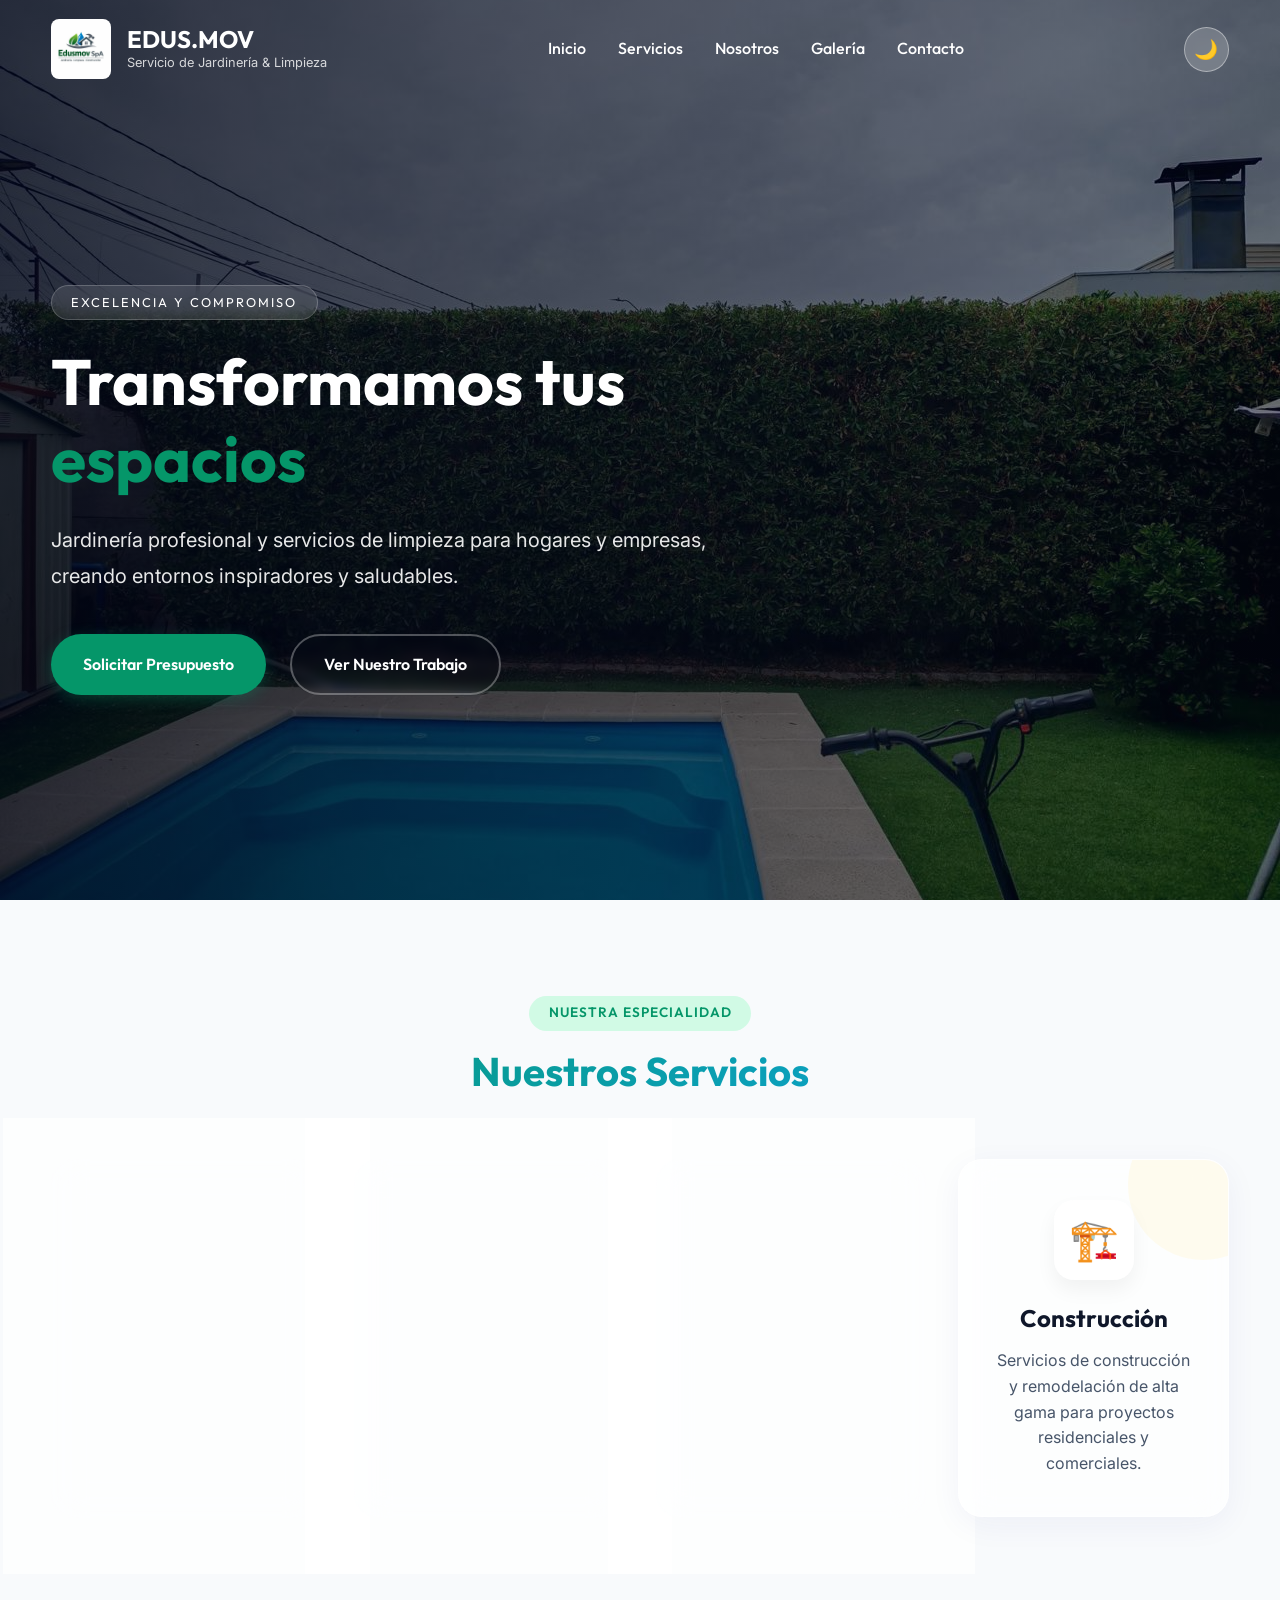
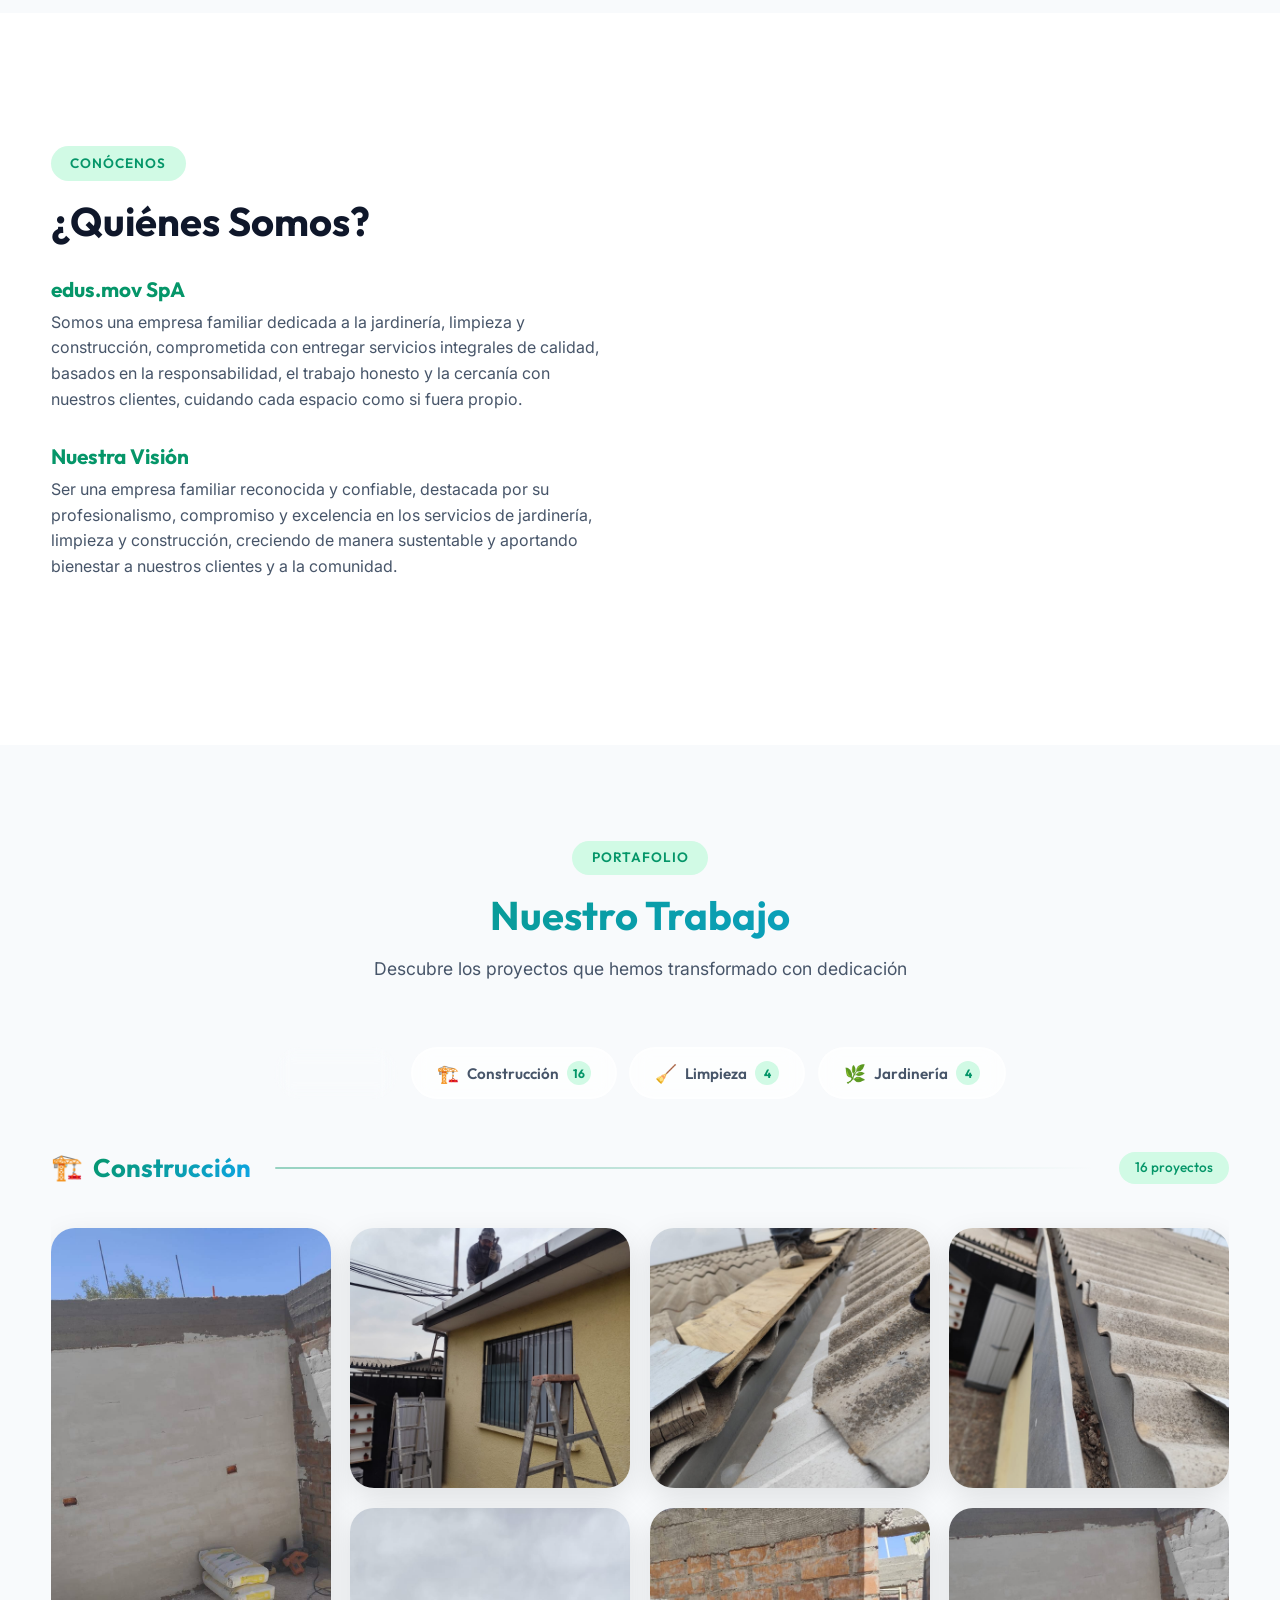
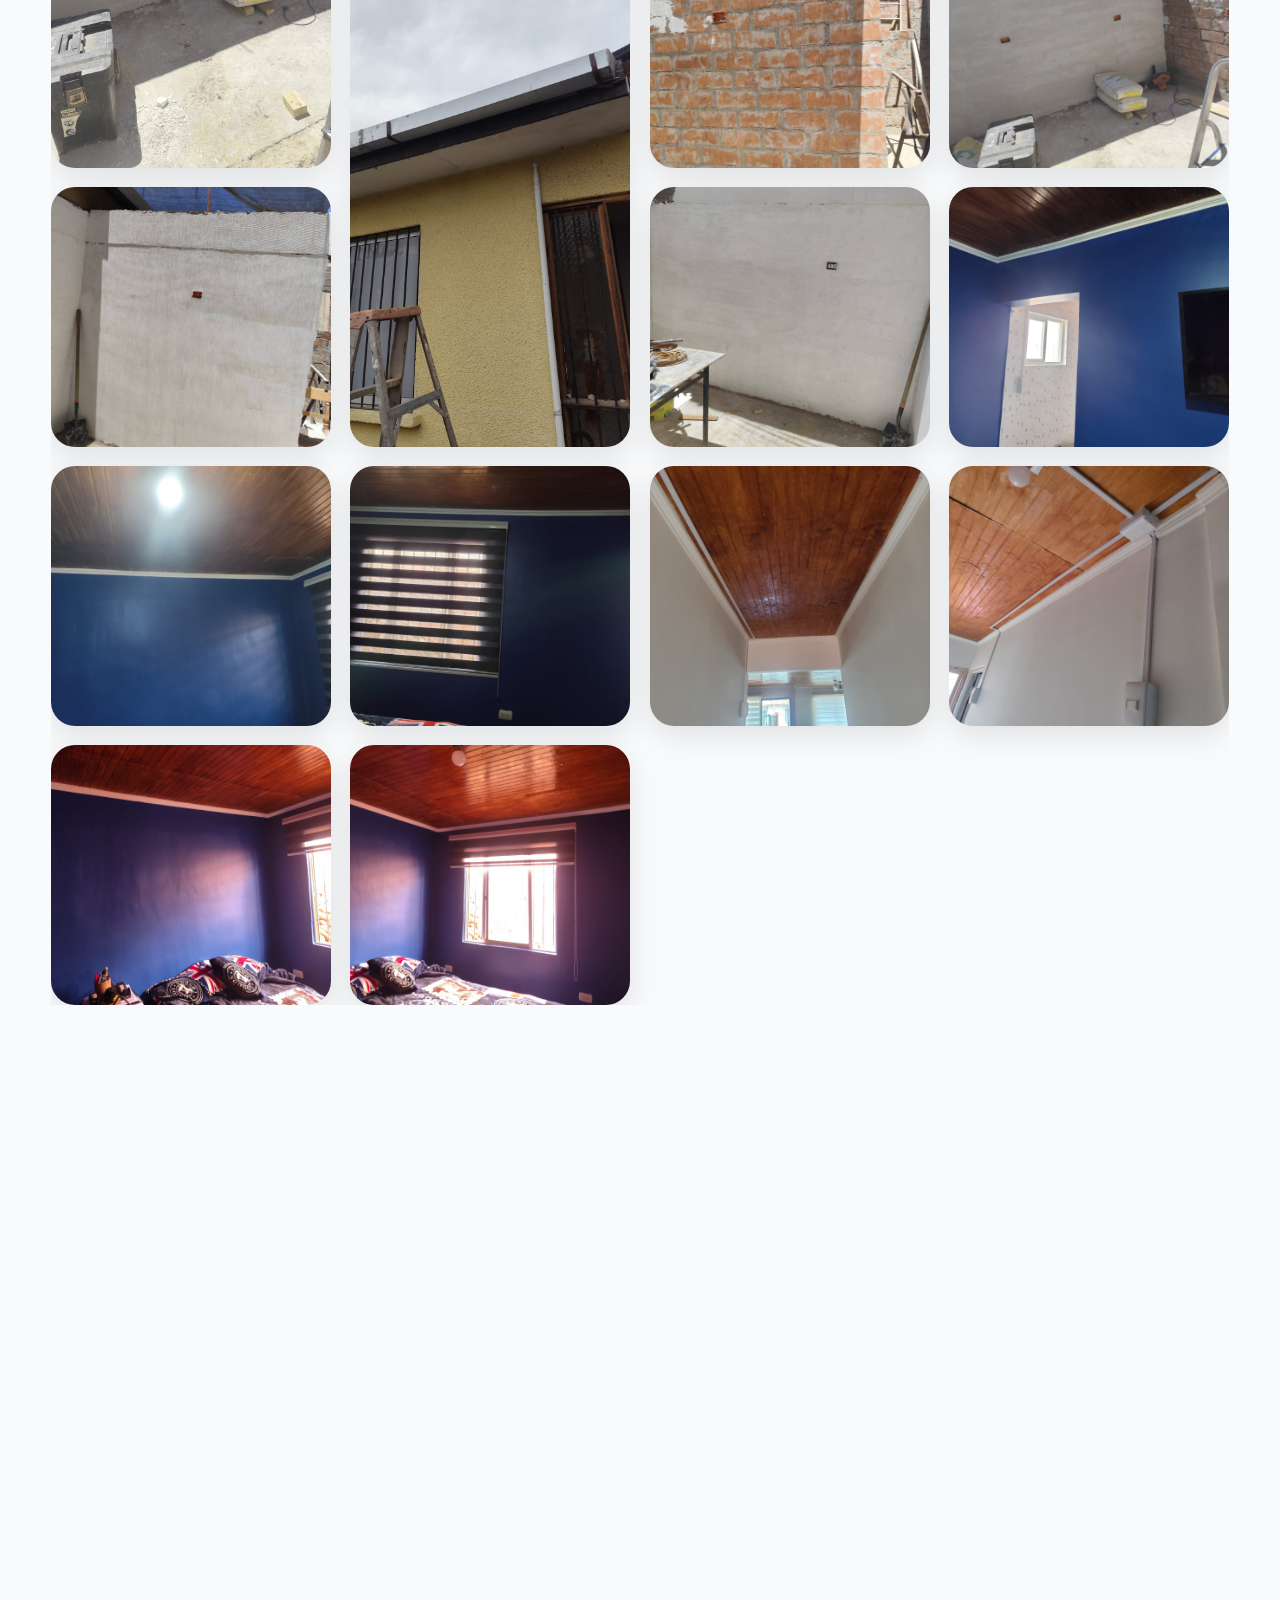
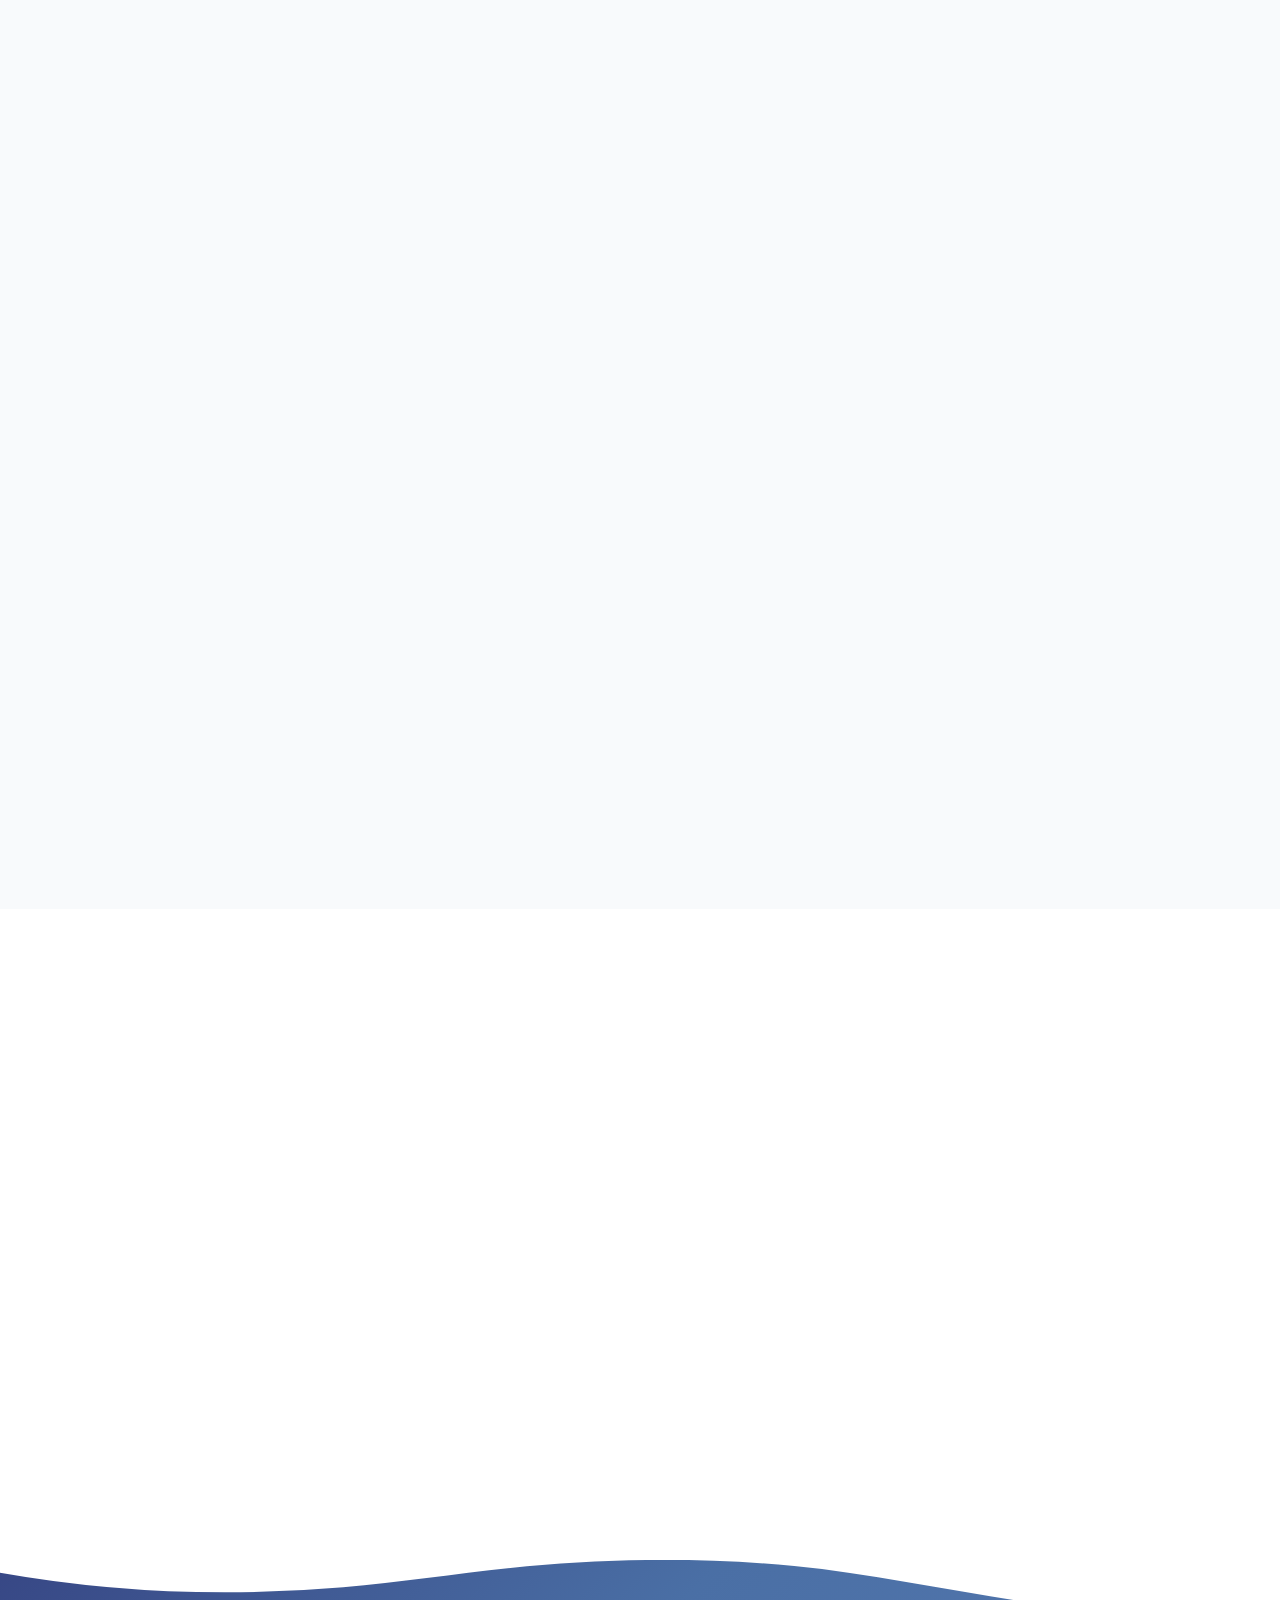
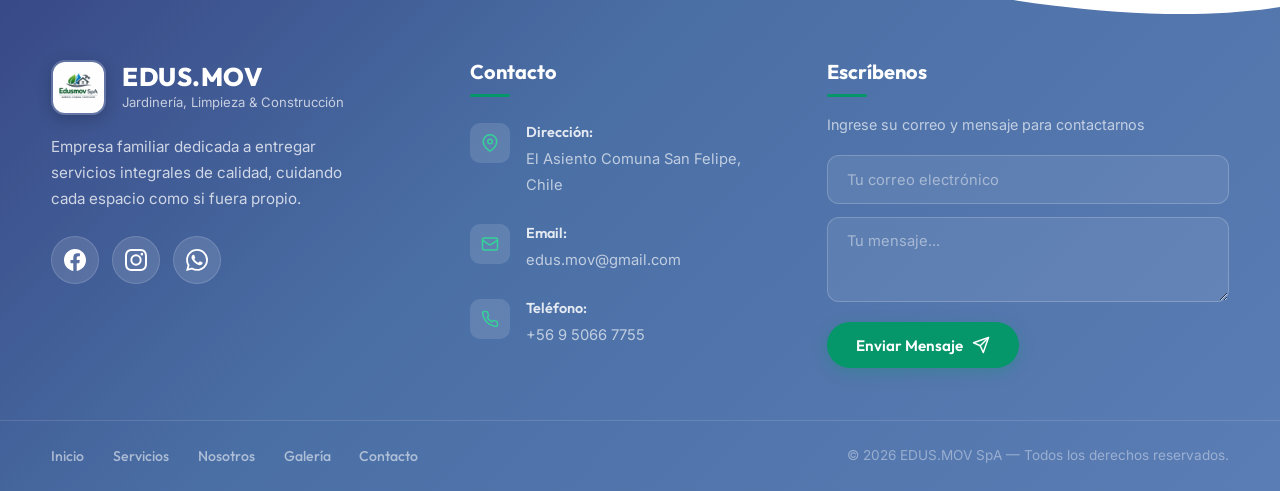
<file: index.html>
<!DOCTYPE html>
<html lang="es">

<head>
    <meta charset="UTF-8">
    <meta name="viewport" content="width=device-width, initial-scale=1.0">
    <title>EDUS.MOV - Servicio de Jardinería & Limpieza</title>
    <!-- Google Fonts -->
    <link rel="preconnect" href="https://fonts.googleapis.com">
    <link rel="preconnect" href="https://fonts.gstatic.com" crossorigin>
    <link
        href="https://fonts.googleapis.com/css2?family=Inter:wght@300;400;500;600&family=Outfit:wght@300;400;600;700;800&display=swap"
        rel="stylesheet">
    <link rel="stylesheet" href="css/style.css">
</head>

<body>

    <!-- Header Estático/Glassmorphism -->
    <header id="main-header">
        <div class="container header-content">
            <div class="logo">
                <img src="images/jadineria2.JPG" alt="EDUS.MOV Logo" class="logo-img">
                <div class="logo-text">
                    <h1>EDUS.MOV</h1>
                    <p>Servicio de Jardinería & Limpieza</p>
                </div>
            </div>

            <!-- Toggle Menu para Móviles -->
            <div class="mobile-toggle" id="mobile-toggle">
                <span></span>
                <span></span>
                <span></span>
            </div>

            <nav id="main-nav">
                <ul>
                    <li><a href="#inicio">Inicio</a></li>
                    <li><a href="#servicios">Servicios</a></li>
                    <li><a href="#nosotros">Nosotros</a></li>
                    <li><a href="#galeria">Galería</a></li>
                    <li><a href="#contacto">Contacto</a></li>
                </ul>
            </nav>
            <button id="dark-mode-toggle" class="dark-mode-toggle" aria-label="Alternar modo oscuro">
                <span class="toggle-icon">🌙</span>
            </button>
        </div>
    </header>

    <!-- Hero Section Premium -->
    <section id="inicio" class="hero premium-hero">
        <div class="hero-bg-overlay"></div>
        <!-- Imagen de fondo se manejará mediante CSS background en .hero o dentro de un div -->
        <div class="container hero-container">
            <div class="hero-content fade-up-anim">
                <span class="hero-subtitle">Excelencia y Compromiso</span>
                <h2>Transformamos tus <span>espacios</span></h2>
                <p>Jardinería profesional y servicios de limpieza para hogares y empresas, creando entornos inspiradores
                    y saludables.</p>
                <div class="hero-buttons">
                    <a href="#contacto" class="btn btn-primary">Solicitar Presupuesto</a>
                    <a href="#galeria" class="btn btn-secondary">Ver Nuestro Trabajo</a>
                </div>
            </div>
        </div>
    </section>

    <!-- Sección Servicios -->
    <section id="servicios" class="servicios section-padding">
        <div class="container">
            <div class="section-title fade-up-anim">
                <span class="badge">Nuestra Especialidad</span>
                <h2>Nuestros Servicios</h2>
            </div>

            <div class="servicios-grid">
                <div class="servicio-card glass-card fade-up-anim">
                    <div class="servicio-icon-wrapper">
                        <div class="servicio-icon">🌿</div>
                    </div>
                    <h3>Jardinería</h3>
                    <p>Diseño, mantenimiento y cuidado de jardines residenciales y comerciales con un enfoque
                        sostenible.</p>
                </div>

                <div class="servicio-card glass-card fade-up-anim" style="transition-delay: 100ms;">
                    <div class="servicio-icon-wrapper">
                        <div class="servicio-icon">🧹</div>
                    </div>
                    <h3>Limpieza</h3>
                    <p>Servicios de limpieza profunda para hogares, oficinas y espacios comerciales asegurando higiene
                        total.</p>
                </div>

                <div class="servicio-card glass-card fade-up-anim" style="transition-delay: 200ms;">
                    <div class="servicio-icon-wrapper">
                        <div class="servicio-icon">🌳</div>
                    </div>
                    <h3>Paisajismo</h3>
                    <p>Diseño e implementación de proyectos de paisajismo, transformando terrenos en áreas naturales
                        bellas.</p>
                </div>

                <div class="servicio-card construccion glass-card fade-up-anim" style="transition-delay: 300ms;">
                    <div class="servicio-icon-wrapper">
                        <div class="servicio-icon">🏗️</div>
                    </div>
                    <h3>Construcción</h3>
                    <p>Servicios de construcción y remodelación de alta gama para proyectos residenciales y comerciales.
                    </p>
                </div>
            </div>
        </div>
    </section>

    <!-- Sección Nosotros -->
    <section id="nosotros" class="nosotros section-padding section-alt">
        <div class="container">
            <div class="nosotros-layout">
                <div class="nosotros-text fade-up-anim">
                    <span class="badge">Conócenos</span>
                    <h2>¿Quiénes Somos?</h2>

                    <div class="nosotros-item">
                        <h3>edus.mov SpA</h3>
                        <p>Somos una empresa familiar dedicada a la jardinería, limpieza y construcción, comprometida
                            con entregar servicios integrales de calidad, basados en la responsabilidad, el trabajo
                            honesto y la cercanía con nuestros clientes, cuidando cada espacio como si fuera propio.</p>
                    </div>

                    <div class="nosotros-item">
                        <h3>Nuestra Visión</h3>
                        <p>Ser una empresa familiar reconocida y confiable, destacada por su profesionalismo, compromiso
                            y excelencia en los servicios de jardinería, limpieza y construcción, creciendo de manera
                            sustentable y aportando bienestar a nuestros clientes y a la comunidad.</p>
                    </div>
                </div>

                <div class="nosotros-valores fade-up-anim" style="transition-delay: 200ms;">
                    <div class="valores-card glass-card">
                        <h3>Nuestros Valores</h3>
                        <ul class="valores-lista">
                            <li>
                                <div class="valor-icon">🤝</div>
                                <div class="valor-text">
                                    <strong>Compromiso familiar:</strong>
                                    <span>Trabajamos con dedicación, responsabilidad y vocación.</span>
                                </div>
                            </li>
                            <li>
                                <div class="valor-icon">🛡️</div>
                                <div class="valor-text">
                                    <strong>Honestidad y confianza:</strong>
                                    <span>Transparencia en cada relación y cada proyecto.</span>
                                </div>
                            </li>
                            <li>
                                <div class="valor-icon">⭐</div>
                                <div class="valor-text">
                                    <strong>Calidad en el trabajo:</strong>
                                    <span>Entregamos servicios bien hechos, cuidando cada detalle.</span>
                                </div>
                            </li>
                            <li>
                                <div class="valor-icon">🌍</div>
                                <div class="valor-text">
                                    <strong>Respeto y responsabilidad:</strong>
                                    <span>Cuidamos a las personas y al medio entorno.</span>
                                </div>
                            </li>
                        </ul>
                    </div>
                </div>
            </div>
        </div>
    </section>

    <!-- Sección Galería -->
    <section id="galeria" class="galeria section-padding">
        <div class="container">
            <div class="section-title fade-up-anim">
                <span class="badge">Portafolio</span>
                <h2>Nuestro Trabajo</h2>
                <p>Descubre los proyectos que hemos transformado con dedicación</p>
            </div>

            <!-- Filtros de Categoría -->
            <div class="galeria-filtros fade-up-anim">
                <button class="filtro-btn active" data-filter="todos">
                    <span class="filtro-icon">📋</span>
                    <span>Todos</span>
                </button>
                <button class="filtro-btn" data-filter="construccion">
                    <span class="filtro-icon">🏗️</span>
                    <span>Construcción</span>
                    <span class="filtro-count">16</span>
                </button>
                <button class="filtro-btn" data-filter="limpieza">
                    <span class="filtro-icon">🧹</span>
                    <span>Limpieza</span>
                    <span class="filtro-count">4</span>
                </button>
                <button class="filtro-btn" data-filter="jardineria">
                    <span class="filtro-icon">🌿</span>
                    <span>Jardinería</span>
                    <span class="filtro-count">4</span>
                </button>
            </div>

            <!-- ============================================
             CATEGORÍA: CONSTRUCCIÓN
             ============================================ -->
            <div class="galeria-categoria fade-up-anim" data-category-section="construccion">
                <div class="categoria-header">
                    <div class="categoria-titulo">
                        <span class="categoria-icon">🏗️</span>
                        <h3>Construcción</h3>
                    </div>
                    <span class="categoria-linea"></span>
                    <span class="categoria-count">16 proyectos</span>
                </div>
                <div class="galeria-masonry">
                    <div class="galeria-item" data-category="construccion">
                        <img src="images/construccion.jpg" alt="Proyecto de Construcción" class="galeria-img"
                            loading="lazy">
                        <div class="galeria-overlay">
                            <div class="overlay-content">
                                <span class="tag tag-construccion">Construcción</span>
                                <h3>Proyecto Principal</h3>
                            </div>
                        </div>
                    </div>
                    <div class="galeria-item" data-category="construccion">
                        <img src="images/construccion1.PNG.jpeg" alt="Construcción - Obra 1" class="galeria-img"
                            loading="lazy">
                        <div class="galeria-overlay">
                            <div class="overlay-content">
                                <span class="tag tag-construccion">Construcción</span>
                                <h3>Obra en Proceso</h3>
                            </div>
                        </div>
                    </div>
                    <div class="galeria-item" data-category="construccion">
                        <img src="images/construccion2.PNG.jpeg" alt="Construcción - Obra 2" class="galeria-img"
                            loading="lazy">
                        <div class="galeria-overlay">
                            <div class="overlay-content">
                                <span class="tag tag-construccion">Construcción</span>
                                <h3>Avance de Obra</h3>
                            </div>
                        </div>
                    </div>
                    <div class="galeria-item" data-category="construccion">
                        <img src="images/construccion3.PNG.jpeg" alt="Construcción - Obra 3" class="galeria-img"
                            loading="lazy">
                        <div class="galeria-overlay">
                            <div class="overlay-content">
                                <span class="tag tag-construccion">Construcción</span>
                                <h3>Estructura y Diseño</h3>
                            </div>
                        </div>
                    </div>
                    <div class="galeria-item" data-category="construccion">
                        <img src="images/construccion4.PNG.jpeg" alt="Construcción - Obra 4" class="galeria-img"
                            loading="lazy">
                        <div class="galeria-overlay">
                            <div class="overlay-content">
                                <span class="tag tag-construccion">Construcción</span>
                                <h3>Remodelación</h3>
                            </div>
                        </div>
                    </div>
                    <div class="galeria-item" data-category="construccion">
                        <img src="images/construccion5.PNG.jpeg" alt="Construcción - Obra 5" class="galeria-img"
                            loading="lazy">
                        <div class="galeria-overlay">
                            <div class="overlay-content">
                                <span class="tag tag-construccion">Construcción</span>
                                <h3>Proyecto Residencial</h3>
                            </div>
                        </div>
                    </div>
                    <div class="galeria-item" data-category="construccion">
                        <img src="images/construccion6.PNG.jpeg" alt="Construcción - Obra 6" class="galeria-img"
                            loading="lazy">
                        <div class="galeria-overlay">
                            <div class="overlay-content">
                                <span class="tag tag-construccion">Construcción</span>
                                <h3>Detalle de Obra</h3>
                            </div>
                        </div>
                    </div>
                    <div class="galeria-item" data-category="construccion">
                        <img src="images/construccion7.PNG.jpeg" alt="Construcción - Obra 7" class="galeria-img"
                            loading="lazy">
                        <div class="galeria-overlay">
                            <div class="overlay-content">
                                <span class="tag tag-construccion">Construcción</span>
                                <h3>Acabados de Calidad</h3>
                            </div>
                        </div>
                    </div>
                    <div class="galeria-item" data-category="construccion">
                        <img src="images/construccion8.PNG.jpeg" alt="Construcción - Obra 8" class="galeria-img"
                            loading="lazy">
                        <div class="galeria-overlay">
                            <div class="overlay-content">
                                <span class="tag tag-construccion">Construcción</span>
                                <h3>Trabajo Profesional</h3>
                            </div>
                        </div>
                    </div>
                    <div class="galeria-item" data-category="construccion">
                        <img src="images/construccion9.PNG.jpeg" alt="Construcción - Obra 9" class="galeria-img"
                            loading="lazy">
                        <div class="galeria-overlay">
                            <div class="overlay-content">
                                <span class="tag tag-construccion">Construcción</span>
                                <h3>Infraestructura</h3>
                            </div>
                        </div>
                    </div>
                    <div class="galeria-item" data-category="construccion">
                        <img src="images/construccion10.PNG.jpeg" alt="Construcción - Obra 10" class="galeria-img"
                            loading="lazy">
                        <div class="galeria-overlay">
                            <div class="overlay-content">
                                <span class="tag tag-construccion">Construcción</span>
                                <h3>Desarrollo de Proyecto</h3>
                            </div>
                        </div>
                    </div>
                    <div class="galeria-item" data-category="construccion">
                        <img src="images/construccion11.PNG.jpeg" alt="Construcción - Obra 11" class="galeria-img"
                            loading="lazy">
                        <div class="galeria-overlay">
                            <div class="overlay-content">
                                <span class="tag tag-construccion">Construcción</span>
                                <h3>Construcción Segura</h3>
                            </div>
                        </div>
                    </div>
                    <div class="galeria-item" data-category="construccion">
                        <img src="images/construccion12.PNG.jpeg" alt="Construcción - Obra 12" class="galeria-img"
                            loading="lazy">
                        <div class="galeria-overlay">
                            <div class="overlay-content">
                                <span class="tag tag-construccion">Construcción</span>
                                <h3>Obra Terminada</h3>
                            </div>
                        </div>
                    </div>
                    <div class="galeria-item" data-category="construccion">
                        <img src="images/construccion13.PNG.jpeg" alt="Construcción - Obra 13" class="galeria-img"
                            loading="lazy">
                        <div class="galeria-overlay">
                            <div class="overlay-content">
                                <span class="tag tag-construccion">Construcción</span>
                                <h3>Resultado Final</h3>
                            </div>
                        </div>
                    </div>
                    <div class="galeria-item" data-category="construccion">
                        <img src="images/construccion14.PNG.jpeg" alt="Construcción - Obra 14" class="galeria-img"
                            loading="lazy">
                        <div class="galeria-overlay">
                            <div class="overlay-content">
                                <span class="tag tag-construccion">Construcción</span>
                                <h3>Proyecto Completado</h3>
                            </div>
                        </div>
                    </div>
                    <div class="galeria-item" data-category="construccion">
                        <img src="images/construccion15.PNG.jpeg" alt="Construcción - Obra 15" class="galeria-img"
                            loading="lazy">
                        <div class="galeria-overlay">
                            <div class="overlay-content">
                                <span class="tag tag-construccion">Construcción</span>
                                <h3>Excelencia en Obra</h3>
                            </div>
                        </div>
                    </div>
                </div>
            </div>

            <!-- ============================================
             CATEGORÍA: LIMPIEZA
             ============================================ -->
            <div class="galeria-categoria fade-up-anim" data-category-section="limpieza">
                <div class="categoria-header">
                    <div class="categoria-titulo">
                        <span class="categoria-icon">🧹</span>
                        <h3>Limpieza</h3>
                    </div>
                    <span class="categoria-linea"></span>
                    <span class="categoria-count">4 proyectos</span>
                </div>
                <div class="galeria-masonry">
                    <div class="galeria-item" data-category="limpieza">
                        <img src="images/limpieza1.PNG.jpeg" alt="Servicio de Limpieza 1" class="galeria-img"
                            loading="lazy">
                        <div class="galeria-overlay">
                            <div class="overlay-content">
                                <span class="tag tag-limpieza">Limpieza</span>
                                <h3>Limpieza Profesional</h3>
                            </div>
                        </div>
                    </div>
                    <div class="galeria-item" data-category="limpieza">
                        <img src="images/limpieza2.PNG.jpeg" alt="Servicio de Limpieza 2" class="galeria-img"
                            loading="lazy">
                        <div class="galeria-overlay">
                            <div class="overlay-content">
                                <span class="tag tag-limpieza">Limpieza</span>
                                <h3>Espacios Impecables</h3>
                            </div>
                        </div>
                    </div>
                    <div class="galeria-item" data-category="limpieza">
                        <img src="images/limpieza3.PNG.jpeg" alt="Servicio de Limpieza 3" class="galeria-img"
                            loading="lazy">
                        <div class="galeria-overlay">
                            <div class="overlay-content">
                                <span class="tag tag-limpieza">Limpieza</span>
                                <h3>Higiene Total</h3>
                            </div>
                        </div>
                    </div>
                    <div class="galeria-item" data-category="limpieza">
                        <img src="images/limpieza4.PNG.jpeg" alt="Servicio de Limpieza 4" class="galeria-img"
                            loading="lazy">
                        <div class="galeria-overlay">
                            <div class="overlay-content">
                                <span class="tag tag-limpieza">Limpieza</span>
                                <h3>Limpieza Profunda</h3>
                            </div>
                        </div>
                    </div>
                </div>
            </div>

            <!-- ============================================
             CATEGORÍA: JARDINERÍA
             ============================================ -->
            <div class="galeria-categoria fade-up-anim" data-category-section="jardineria">
                <div class="categoria-header">
                    <div class="categoria-titulo">
                        <span class="categoria-icon">🌿</span>
                        <h3>Jardinería</h3>
                    </div>
                    <span class="categoria-linea"></span>
                    <span class="categoria-count">4 proyectos</span>
                </div>
                <div class="galeria-masonry">
                    <div class="galeria-item" data-category="jardineria">
                        <img src="images/jardineria.jpg" alt="Jardinería Profesional" class="galeria-img"
                            loading="lazy">
                        <div class="galeria-overlay">
                            <div class="overlay-content">
                                <span class="tag tag-jardineria">Jardinería</span>
                                <h3>Espacios Verdes Impecables</h3>
                            </div>
                        </div>
                    </div>
                    <div class="galeria-item" data-category="jardineria">
                        <img src="images/jardineria1.jpg" alt="Mantenimiento de Jardines" class="galeria-img"
                            loading="lazy">
                        <div class="galeria-overlay">
                            <div class="overlay-content">
                                <span class="tag tag-jardineria">Jardinería</span>
                                <h3>Cuidado Profesional</h3>
                            </div>
                        </div>
                    </div>
                    <div class="galeria-item" data-category="jardineria">
                        <img src="images/jadineria2.JPG" alt="Diseño de Jardín" class="galeria-img" loading="lazy">
                        <div class="galeria-overlay">
                            <div class="overlay-content">
                                <span class="tag tag-jardineria">Jardinería</span>
                                <h3>Diseño de Jardín</h3>
                            </div>
                        </div>
                    </div>
                    <div class="galeria-item" data-category="jardineria">
                        <img src="images/jardineria3.jpg" alt="Paisajismo y Áreas Verdes" class="galeria-img"
                            loading="lazy">
                        <div class="galeria-overlay">
                            <div class="overlay-content">
                                <span class="tag tag-jardineria">Jardinería</span>
                                <h3>Áreas 100% Garantizadas</h3>
                            </div>
                        </div>
                    </div>
                </div>
            </div>

        </div>
    </section>

    <!-- Sección Contacto -->
    <section id="contacto" class="contacto section-padding section-alt">
        <div class="container container-narrow glass-card fade-up-anim">
            <div class="contacto-wrap">
                <div class="contacto-info text-center">
                    <span class="badge">Hablemos</span>
                    <h2>¡Contáctanos hoy mismo!</h2>
                    <p>Estamos listos para transformar tus espacios. Solicita un presupuesto sin compromiso con nuestros
                        expertos.</p>

                    <div class="contacto-datos-modern">
                        <a href="https://wa.me/56950667755" target="_blank" class="contacto-pill whatsapp-pill">
                            <span class="pill-icon"><svg xmlns="http://www.w3.org/0000/svg" width="24" height="24"
                                    viewBox="0 0 24 24" fill="none" stroke="currentColor" stroke-width="2"
                                    stroke-linecap="round" stroke-linejoin="round">
                                    <path
                                        d="M21 11.5a8.38 8.38 0 0 1-.9 3.8 8.5 8.5 0 0 1-7.6 4.7 8.38 8.38 0 0 1-3.8-.9L3 21l1.9-5.7a8.38 8.38 0 0 1-.9-3.8 8.5 8.5 0 0 1 4.7-7.6 8.38 8.38 0 0 1 3.8-.9h.5a8.48 8.48 0 0 1 8 8v.5z">
                                    </path>
                                </svg></span>
                            <div class="pill-text">
                                <small>Whatsapp Directo</small>
                                <strong>+56 9 5066 7755</strong>
                            </div>
                        </a>

                        <a href="mailto:edus.mov@gmail.com" class="contacto-pill email-pill">
                            <span class="pill-icon"><svg xmlns="http://www.w3.org/2000/svg" width="24" height="24"
                                    viewBox="0 0 24 24" fill="none" stroke="currentColor" stroke-width="2"
                                    stroke-linecap="round" stroke-linejoin="round">
                                    <rect x="2" y="4" width="20" height="16" rx="2"></rect>
                                    <path d="m22 7-8.97 5.7a1.94 1.94 0 0 1-2.06 0L2 7"></path>
                                </svg></span>
                            <div class="pill-text">
                                <small>Envíanos un correo</small>
                                <strong>edus.mov@gmail.com</strong>
                            </div>
                        </a>
                    </div>
                </div>
            </div>
        </div>
    </section>

    <!-- Footer Premium -->
    <footer class="main-footer" id="footer">
        <div class="footer-wave">
            <svg data-name="Layer 1" xmlns="http://www.w3.org/2000/svg" viewBox="0 0 1200 120"
                preserveAspectRatio="none">
                <path
                    d="M321.39,56.44c58-10.79,114.16-30.13,172-41.86,82.39-16.72,168.19-17.73,250.45-.39C823.78,31,906.67,72,985.66,92.83c70.05,18.48,146.53,26.09,214.34,3V0H0V27.35A600.21,600.21,0,0,0,321.39,56.44Z"
                    class="shape-fill"></path>
            </svg>
        </div>

        <div class="container footer-main-content">
            <!-- Columna Izquierda: Marca + Descripción + Redes -->
            <div class="footer-col footer-brand-col">
                <div class="footer-brand-header">
                    <img src="images/jadineria2.JPG" alt="EDUS.MOV Logo" class="footer-logo-img">
                    <div>
                        <h3 class="footer-brand-name">EDUS.MOV</h3>
                        <p class="footer-brand-tagline">Jardinería, Limpieza & Construcción</p>
                    </div>
                </div>
                <p class="footer-desc">Empresa familiar dedicada a entregar servicios integrales de calidad, cuidando
                    cada espacio como si fuera propio.</p>

                <!-- Redes Sociales -->
                <div class="footer-social">
                    <a href="https://www.facebook.com/share/1E8EA5FY36/?mibextid=wwXIfr" target="_blank"
                        rel="noopener noreferrer" class="social-icon-btn" aria-label="Facebook" id="social-facebook">
                        <svg xmlns="http://www.w3.org/2000/svg" width="22" height="22" viewBox="0 0 24 24"
                            fill="currentColor">
                            <path
                                d="M24 12.073c0-6.627-5.373-12-12-12s-12 5.373-12 12c0 5.99 4.388 10.954 10.125 11.854v-8.385H7.078v-3.47h3.047V9.43c0-3.007 1.792-4.669 4.533-4.669 1.312 0 2.686.235 2.686.235v2.953H15.83c-1.491 0-1.956.925-1.956 1.874v2.25h3.328l-.532 3.47h-2.796v8.385C19.612 23.027 24 18.062 24 12.073z" />
                        </svg>
                    </a>
                    <a href="https://www.instagram.com/edus.mov__spa?igsh=MTZtNDI0djJzN3ExNA==" target="_blank"
                        rel="noopener noreferrer" class="social-icon-btn" aria-label="Instagram" id="social-instagram">
                        <svg xmlns="http://www.w3.org/2000/svg" width="22" height="22" viewBox="0 0 24 24"
                            fill="currentColor">
                            <path
                                d="M12 2.163c3.204 0 3.584.012 4.85.07 3.252.148 4.771 1.691 4.919 4.919.058 1.265.069 1.645.069 4.849 0 3.205-.012 3.584-.069 4.849-.149 3.225-1.664 4.771-4.919 4.919-1.266.058-1.644.07-4.85.07-3.204 0-3.584-.012-4.849-.07-3.26-.149-4.771-1.699-4.919-4.92-.058-1.265-.07-1.644-.07-4.849 0-3.204.013-3.583.07-4.849.149-3.227 1.664-4.771 4.919-4.919 1.266-.057 1.645-.069 4.849-.069zM12 0C8.741 0 8.333.014 7.053.072 2.695.272.273 2.69.073 7.052.014 8.333 0 8.741 0 12c0 3.259.014 3.668.072 4.948.2 4.358 2.618 6.78 6.98 6.98C8.333 23.986 8.741 24 12 24c3.259 0 3.668-.014 4.948-.072 4.354-.2 6.782-2.618 6.979-6.98.059-1.28.073-1.689.073-4.948 0-3.259-.014-3.667-.072-4.947-.196-4.354-2.617-6.78-6.979-6.98C15.668.014 15.259 0 12 0zm0 5.838a6.162 6.162 0 100 12.324 6.162 6.162 0 000-12.324zM12 16a4 4 0 110-8 4 4 0 010 8zm6.406-11.845a1.44 1.44 0 100 2.881 1.44 1.44 0 000-2.881z" />
                        </svg>
                    </a>
                    <a href="https://wa.me/56950667755" target="_blank" rel="noopener noreferrer"
                        class="social-icon-btn" aria-label="WhatsApp" id="social-whatsapp">
                        <svg xmlns="http://www.w3.org/2000/svg" width="22" height="22" viewBox="0 0 24 24"
                            fill="currentColor">
                            <path
                                d="M17.472 14.382c-.297-.149-1.758-.867-2.03-.967-.273-.099-.471-.148-.67.15-.197.297-.767.966-.94 1.164-.173.199-.347.223-.644.075-.297-.15-1.255-.463-2.39-1.475-.883-.788-1.48-1.761-1.653-2.059-.173-.297-.018-.458.13-.606.134-.133.298-.347.446-.52.149-.174.198-.298.298-.497.099-.198.05-.371-.025-.52-.075-.149-.669-1.612-.916-2.207-.242-.579-.487-.5-.669-.51-.173-.008-.371-.01-.57-.01-.198 0-.52.074-.792.372-.272.297-1.04 1.016-1.04 2.479 0 1.462 1.065 2.875 1.213 3.074.149.198 2.096 3.2 5.077 4.487.709.306 1.262.489 1.694.625.712.227 1.36.195 1.871.118.571-.085 1.758-.719 2.006-1.413.248-.694.248-1.289.173-1.413-.074-.124-.272-.198-.57-.347m-5.421 7.403h-.004a9.87 9.87 0 01-5.031-1.378l-.361-.214-3.741.982.998-3.648-.235-.374a9.86 9.86 0 01-1.51-5.26c.001-5.45 4.436-9.884 9.888-9.884 2.64 0 5.122 1.03 6.988 2.898a9.825 9.825 0 012.893 6.994c-.003 5.45-4.437 9.884-9.885 9.884m8.413-18.297A11.815 11.815 0 0012.05 0C5.495 0 .16 5.335.157 11.892c0 2.096.547 4.142 1.588 5.945L.057 24l6.305-1.654a11.882 11.882 0 005.683 1.448h.005c6.554 0 11.89-5.335 11.893-11.893a11.821 11.821 0 00-3.48-8.413z" />
                        </svg>
                    </a>
                </div>
            </div>

            <!-- Columna Centro: Info de Contacto -->
            <div class="footer-col footer-info-col">
                <h4>Contacto</h4>
                <ul class="footer-contact-list">
                    <li>
                        <span class="footer-info-icon">
                            <svg xmlns="http://www.w3.org/2000/svg" width="18" height="18" viewBox="0 0 24 24"
                                fill="none" stroke="currentColor" stroke-width="2" stroke-linecap="round"
                                stroke-linejoin="round">
                                <path d="M21 10c0 7-9 13-9 13s-9-6-9-13a9 9 0 0 1 18 0z"></path>
                                <circle cx="12" cy="10" r="3"></circle>
                            </svg>
                        </span>
                        <div>
                            <strong>Dirección:</strong>
                            <span>El Asiento Comuna San Felipe, Chile</span>
                        </div>
                    </li>
                    <li>
                        <span class="footer-info-icon">
                            <svg xmlns="http://www.w3.org/2000/svg" width="18" height="18" viewBox="0 0 24 24"
                                fill="none" stroke="currentColor" stroke-width="2" stroke-linecap="round"
                                stroke-linejoin="round">
                                <rect x="2" y="4" width="20" height="16" rx="2"></rect>
                                <path d="m22 7-8.97 5.7a1.94 1.94 0 0 1-2.06 0L2 7"></path>
                            </svg>
                        </span>
                        <div>
                            <strong>Email:</strong>
                            <a href="mailto:edus.mov@gmail.com">edus.mov@gmail.com</a>
                        </div>
                    </li>
                    <li>
                        <span class="footer-info-icon">
                            <svg xmlns="http://www.w3.org/2000/svg" width="18" height="18" viewBox="0 0 24 24"
                                fill="none" stroke="currentColor" stroke-width="2" stroke-linecap="round"
                                stroke-linejoin="round">
                                <path
                                    d="M22 16.92v3a2 2 0 0 1-2.18 2 19.79 19.79 0 0 1-8.63-3.07 19.5 19.5 0 0 1-6-6 19.79 19.79 0 0 1-3.07-8.67A2 2 0 0 1 4.11 2h3a2 2 0 0 1 2 1.72c.127.96.361 1.903.7 2.81a2 2 0 0 1-.45 2.11L8.09 9.91a16 16 0 0 0 6 6l1.27-1.27a2 2 0 0 1 2.11-.45c.907.339 1.85.573 2.81.7A2 2 0 0 1 22 16.92z">
                                </path>
                            </svg>
                        </span>
                        <div>
                            <strong>Teléfono:</strong>
                            <a href="tel:+56950667755">+56 9 5066 7755</a>
                        </div>
                    </li>
                </ul>
            </div>

            <!-- Columna Derecha: Formulario de Contacto Rápido -->
            <div class="footer-col footer-form-col">
                <h4>Escríbenos</h4>
                <p class="footer-form-desc">Ingrese su correo y mensaje para contactarnos</p>
                <form class="footer-contact-form" id="footer-contact-form">
                    <div class="footer-form-group">
                        <input type="email" id="footer-email" placeholder="Tu correo electrónico" required>
                    </div>
                    <div class="footer-form-group">
                        <textarea id="footer-message" placeholder="Tu mensaje..." rows="3" required></textarea>
                    </div>
                    <button type="submit" class="footer-form-btn">
                        <span>Enviar Mensaje</span>
                        <svg xmlns="http://www.w3.org/2000/svg" width="18" height="18" viewBox="0 0 24 24" fill="none"
                            stroke="currentColor" stroke-width="2" stroke-linecap="round" stroke-linejoin="round">
                            <line x1="22" y1="2" x2="11" y2="13"></line>
                            <polygon points="22 2 15 22 11 13 2 9 22 2"></polygon>
                        </svg>
                    </button>
                </form>
            </div>
        </div>

        <!-- Línea separadora + enlaces rápidos + copyright -->
        <div class="footer-bottom-section">
            <div class="container">
                <div class="footer-bottom-content">
                    <div class="footer-bottom-links">
                        <a href="#inicio">Inicio</a>
                        <a href="#servicios">Servicios</a>
                        <a href="#nosotros">Nosotros</a>
                        <a href="#galeria">Galería</a>
                        <a href="#contacto">Contacto</a>
                    </div>
                    <p class="footer-copyright">&copy; 2026 EDUS.MOV SpA — Todos los derechos reservados.</p>
                </div>
            </div>
        </div>
    </footer>

    <script src="js/script.js"></script>

</body>

</html>
</file>
<file: css/style.css>
/* =========================================================================
   EDUS.MOV - ESTILOS PREMIUM
   ========================================================================= */

/* Reset & Variables */
* {
    margin: 0;
    padding: 0;
    box-sizing: border-box;
}

:root {
    /* Tipografías */
    --font-heading: 'Outfit', sans-serif;
    --font-body: 'Inter', sans-serif;
    
    /* Colores Claros (Modo Default) */
    --color-bg: #F8FAFC;         /* Gris muy claro, slate-50 */
    --color-bg-alt: #FFFFFF;     /* Blanco perla */
    --color-text: #0F172A;       /* Slate 900 */
    --color-text-mut: #475569;   /* Slate 600 */
    
    --color-primary: #059669;    /* Emerald 600 (Jardinería) */
    --color-primary-hover: #047857; 
    --color-primary-light: #D1FAE5; /* Fondo suave para iconos */
    
    --color-secondary: #D97706;  /* Amber 600 (Construcción) */
    --color-secondary-hover: #B45309;
    --color-secondary-light:#FEF3C7;
    
    /* Glassmorphism Clásico */
    --glass-bg: rgba(255, 255, 255, 0.7);
    --glass-border: rgba(255, 255, 255, 0.5);
    --glass-shadow: 0 8px 32px 0 rgba(31, 38, 135, 0.05);

    --radius-md: 16px;
    --radius-lg: 24px;
    --radius-pill: 50px;
    
    --transition: all 0.4s cubic-bezier(0.4, 0, 0.2, 1);
}

/* Modo Oscuro */
[data-theme="dark"] {
    --color-bg: #0B1120;         /* Fondo nocturno profundo */
    --color-bg-alt: #0F172A;     /* Slate 900 */
    --color-text: #F8FAFC;       /* Slate 50 */
    --color-text-mut: #94A3B8;   /* Slate 400 */
    
    --color-primary: #10B981;    /* Emerald 500 */
    --color-primary-hover: #34D399; 
    --color-primary-light: rgba(16, 185, 129, 0.15); /* Fondo suave en oscuro */
    
    --color-secondary: #F59E0B;  /* Amber 500 */
    --color-secondary-hover: #FBBF24;
    --color-secondary-light: rgba(245, 158, 11, 0.15);
    
    /* Glassmorphism Oscuro */
    --glass-bg: rgba(15, 23, 42, 0.7);
    --glass-border: rgba(255, 255, 255, 0.1);
    --glass-shadow: 0 8px 32px 0 rgba(0, 0, 0, 0.4);
}

html {
    scroll-behavior: smooth;
}

body {
    font-family: var(--font-body);
    color: var(--color-text);
    background-color: var(--color-bg);
    line-height: 1.6;
    transition: var(--transition);
    overflow-x: hidden;
}

h1, h2, h3, h4, h5, h6 {
    font-family: var(--font-heading);
    font-weight: 700;
    line-height: 1.2;
}

/* Utilitarios */
.container {
    width: 92%;
    max-width: 1200px;
    margin: 0 auto;
}

.container-narrow {
    max-width: 800px;
}

.section-padding {
    padding: 6rem 0;
}

.section-alt {
    background-color: var(--color-bg-alt);
}

.text-center {
    text-align: center;
}

.badge {
    display: inline-block;
    padding: 0.4rem 1.2rem;
    border-radius: var(--radius-pill);
    background-color: var(--color-primary-light);
    color: var(--color-primary);
    font-weight: 600;
    font-size: 0.85rem;
    text-transform: uppercase;
    letter-spacing: 1px;
    margin-bottom: 1rem;
    font-family: var(--font-heading);
}

.section-title {
    text-align: center;
    margin-bottom: 4rem;
}

.section-title h2 {
    font-size: 2.5rem;
    margin-bottom: 1rem;
    background: linear-gradient(135deg, var(--color-primary), #0ea5e9);
    background-clip: text;
    -webkit-background-clip: text;
    -webkit-text-fill-color: transparent;
}

.section-title p {
    color: var(--color-text-mut);
    font-size: 1.1rem;
    max-width: 600px;
    margin: 0 auto;
}

/* Botones */
.btn {
    display: inline-flex;
    align-items: center;
    justify-content: center;
    padding: 1rem 2rem;
    border-radius: var(--radius-pill);
    font-family: var(--font-heading);
    font-weight: 600;
    text-decoration: none;
    transition: var(--transition);
    cursor: pointer;
    border: none;
}

.btn-primary {
    background-color: var(--color-primary);
    color: #fff;
    box-shadow: 0 4px 15px rgba(5, 150, 105, 0.3);
}

.btn-primary:hover {
    background-color: var(--color-primary-hover);
    transform: translateY(-3px);
    box-shadow: 0 8px 25px rgba(5, 150, 105, 0.4);
}

.btn-secondary {
    background-color: transparent;
    color: #fff;
    border: 2px solid rgba(255,255,255,0.3);
    backdrop-filter: blur(5px);
}

.btn-secondary:hover {
    background-color: #fff;
    color: var(--color-text);
    transform: translateY(-3px);
}

/* Glass Card Globales */
.glass-card {
    background: var(--glass-bg);
    backdrop-filter: blur(16px);
    -webkit-backdrop-filter: blur(16px);
    border: 1px solid var(--glass-border);
    box-shadow: var(--glass-shadow);
    border-radius: var(--radius-lg);
    transition: var(--transition);
}

.glass-card:hover {
    transform: translateY(-8px);
    box-shadow: 0 15px 40px rgba(0,0,0,0.1);
}

[data-theme="dark"] .glass-card:hover {
    box-shadow: 0 15px 40px rgba(0,0,0,0.6);
}

/* =========================================================================
   HEADER & NAV
   ========================================================================= */
header {
    position: fixed;
    top: 0;
    left: 0;
    width: 100%;
    z-index: 1000;
    padding: 1.2rem 0;
    transition: var(--transition);
    /* Inicia transparente, JS añadirá la clase .scrolled */
}

header.scrolled {
    padding: 0.8rem 0;
    background: var(--glass-bg);
    backdrop-filter: blur(20px);
    border-bottom: 1px solid var(--glass-border);
    box-shadow: var(--glass-shadow);
}

.header-content {
    display: flex;
    justify-content: space-between;
    align-items: center;
}

.logo {
    display: flex;
    align-items: center;
    gap: 1rem;
}

.logo-img {
    height: 60px;
    width: auto;
    border-radius: 8px; /* Si la imagen es cuadrada */
    object-fit: contain;
}

.logo-text h1 {
    font-size: 1.5rem;
    color: white; /* Por defecto blanco sobre la imagen oscura */
    transition: color 0.3s;
}

.logo-text p {
    font-size: 0.8rem;
    color: rgba(255,255,255,0.8);
    margin: 0;
}

/* Cuando el header está scrolled o modo claro activo */
header.scrolled .logo-text h1,
[data-theme="light"] header.scrolled .logo-text h1 {
    color: var(--color-text);
}

header.scrolled .logo-text p {
    color: var(--color-text-mut);
}

nav ul {
    display: flex;
    gap: 2rem;
    list-style: none;
}

nav a {
    text-decoration: none;
    color: white;
    font-family: var(--font-heading);
    font-weight: 500;
    transition: var(--transition);
    position: relative;
}

nav a::after {
    content: '';
    position: absolute;
    width: 0%;
    height: 2px;
    bottom: -5px;
    left: 0;
    background-color: var(--color-primary);
    transition: width 0.3s ease;
}

nav a:hover::after {
    width: 100%;
}

header.scrolled nav a {
    color: var(--color-text);
}

/* Toggle Menu Móvil */
.mobile-toggle {
    display: none;
    flex-direction: column;
    gap: 5px;
    cursor: pointer;
    z-index: 1001;
}

.mobile-toggle span {
    width: 25px;
    height: 3px;
    background-color: white;
    transition: 0.3s;
}

header.scrolled .mobile-toggle span {
    background-color: var(--color-text);
}

/* Toggle Dark/Light Mode */
.dark-mode-toggle {
    background: rgba(255,255,255,0.2);
    border: 1px solid rgba(255,255,255,0.4);
    backdrop-filter: blur(5px);
    width: 45px;
    height: 45px;
    border-radius: 50%;
    display: flex;
    align-items: center;
    justify-content: center;
    cursor: pointer;
    transition: var(--transition);
    font-size: 1.2rem;
}

.dark-mode-toggle:hover {
    transform: scale(1.1) rotate(15deg);
    background: rgba(255,255,255,0.4);
}

header.scrolled .dark-mode-toggle {
    background: var(--color-bg);
    border-color: var(--glass-border);
}


/* =========================================================================
   HERO SECTION
   ========================================================================= */
.premium-hero {
    min-height: 100vh;
    display: flex;
    align-items: center;
    position: relative;
    /* Usa la imagen jardineria.jpg */
    background: url('../images/jardineria.jpg') center/cover no-repeat;
    color: white;
    padding-top: 80px; /* offset menu */
}

.hero-bg-overlay {
    position: absolute;
    top: 0;
    left: 0;
    width: 100%;
    height: 100%;
    background: linear-gradient(to right, rgba(2, 6, 23, 0.8) 0%, rgba(2, 6, 23, 0.5) 100%);
    z-index: 1;
}

.hero-container {
    position: relative;
    z-index: 2;
}

.hero-content {
    max-width: 700px;
}

.hero-subtitle {
    display: inline-block;
    padding: 0.4rem 1.2rem;
    border-radius: var(--radius-pill);
    background: rgba(255,255,255,0.1);
    backdrop-filter: blur(10px);
    border: 1px solid rgba(255,255,255,0.2);
    font-family: var(--font-heading);
    letter-spacing: 2px;
    text-transform: uppercase;
    font-size: 0.8rem;
    margin-bottom: 1.5rem;
}

.hero-content h2 {
    font-size: 4rem;
    margin-bottom: 1.5rem;
}

.hero-content h2 span {
    color: var(--color-primary);
}

.hero-content p {
    font-size: 1.25rem;
    margin-bottom: 2.5rem;
    color: rgba(255,255,255,0.9);
    line-height: 1.8;
}

.hero-buttons {
    display: flex;
    gap: 1.5rem;
}


/* =========================================================================
   SERVICIOS
   ========================================================================= */
.servicios-grid {
    display: grid;
    grid-template-columns: repeat(auto-fit, minmax(250px, 1fr));
    gap: 2rem;
}

.servicio-card {
    padding: 2.5rem 2rem;
    text-align: center;
    position: relative;
    overflow: hidden;
}

.servicio-card::before {
    content: '';
    position: absolute;
    top: -50px;
    right: -50px;
    width: 150px;
    height: 150px;
    background: var(--color-primary-light);
    border-radius: 50%;
    opacity: 0.3;
    transition: var(--transition);
}

.servicio-card:hover::before {
    transform: scale(1.5);
    opacity: 0.5;
}

.servicio-icon-wrapper {
    width: 80px;
    height: 80px;
    background: var(--color-bg);
    border-radius: 20px;
    display: flex;
    align-items: center;
    justify-content: center;
    margin: 0 auto 1.5rem;
    font-size: 2.5rem;
    box-shadow: 0 10px 20px rgba(0,0,0,0.05);
    position: relative;
    z-index: 1;
}

.servicio-card h3 {
    font-size: 1.5rem;
    margin-bottom: 1rem;
    position: relative;
    z-index: 1;
}

.servicio-card p {
    color: var(--color-text-mut);
    position: relative;
    z-index: 1;
}

/* Tarjeta Construcción Especial */
.servicio-card.construccion::before {
    background: var(--color-secondary-light);
}
.servicio-card.construccion .servicio-icon-wrapper {
    background: var(--color-bg-alt); /* para resaltar */
}


/* =========================================================================
   NOSOTROS
   ========================================================================= */
.nosotros-layout {
    display: grid;
    grid-template-columns: 1fr 1fr;
    gap: 4rem;
    align-items: center;
}

.nosotros-text h2 {
    font-size: 2.5rem;
    margin-bottom: 2rem;
}

.nosotros-item {
    margin-bottom: 2rem;
}

.nosotros-item h3 {
    font-size: 1.3rem;
    color: var(--color-primary);
    margin-bottom: 0.5rem;
}

.nosotros-item p {
    color: var(--color-text-mut);
}

.valores-card {
    padding: 3rem;
}

.valores-card h3 {
    font-size: 1.8rem;
    margin-bottom: 2rem;
    text-align: center;
}

.valores-lista {
    list-style: none;
}

.valores-lista li {
    display: flex;
    align-items: flex-start;
    gap: 1.5rem;
    margin-bottom: 1.5rem;
}

.valor-icon {
    font-size: 1.8rem;
    background: var(--color-primary-light);
    width: 50px;
    height: 50px;
    display: flex;
    align-items: center;
    justify-content: center;
    border-radius: 12px;
    flex-shrink: 0;
}

.valor-text strong {
    display: block;
    font-family: var(--font-heading);
    font-size: 1.1rem;
    margin-bottom: 0.2rem;
    color: var(--color-text);
}

.valor-text span {
    color: var(--color-text-mut);
    font-size: 0.95rem;
}


/* =========================================================================
   GALERÍA - FILTROS Y CATEGORÍAS
   ========================================================================= */

/* Barra de Filtros */
.galeria-filtros {
    display: flex;
    justify-content: center;
    flex-wrap: wrap;
    gap: 0.8rem;
    margin-bottom: 3rem;
}

.filtro-btn {
    display: inline-flex;
    align-items: center;
    gap: 0.5rem;
    padding: 0.75rem 1.5rem;
    border-radius: var(--radius-pill);
    border: 2px solid var(--glass-border);
    background: var(--glass-bg);
    backdrop-filter: blur(10px);
    color: var(--color-text-mut);
    font-family: var(--font-heading);
    font-weight: 600;
    font-size: 0.95rem;
    cursor: pointer;
    transition: var(--transition);
    position: relative;
}

.filtro-btn:hover {
    border-color: var(--color-primary);
    color: var(--color-primary);
    transform: translateY(-2px);
    box-shadow: 0 8px 25px rgba(5, 150, 105, 0.15);
}

.filtro-btn.active {
    background: linear-gradient(135deg, var(--color-primary), #0ea5e9);
    color: white;
    border-color: transparent;
    box-shadow: 0 6px 20px rgba(5, 150, 105, 0.3);
}

.filtro-btn.active:hover {
    transform: translateY(-2px);
    box-shadow: 0 10px 30px rgba(5, 150, 105, 0.4);
}

.filtro-icon {
    font-size: 1.1rem;
}

.filtro-count {
    display: inline-flex;
    align-items: center;
    justify-content: center;
    background: rgba(255,255,255,0.2);
    border-radius: 50%;
    width: 24px;
    height: 24px;
    font-size: 0.75rem;
    font-weight: 700;
}

.filtro-btn:not(.active) .filtro-count {
    background: var(--color-primary-light);
    color: var(--color-primary);
}

/* Categoría Sección */
.galeria-categoria {
    margin-bottom: 3.5rem;
    transition: opacity 0.5s ease, transform 0.5s ease, max-height 0.6s ease;
    overflow: hidden;
}

.galeria-categoria.hidden {
    opacity: 0;
    transform: translateY(20px);
    max-height: 0 !important;
    margin-bottom: 0;
    pointer-events: none;
}

/* Header de Categoría */
.categoria-header {
    display: flex;
    align-items: center;
    gap: 1.5rem;
    margin-bottom: 2rem;
    padding-bottom: 0.5rem;
}

.categoria-titulo {
    display: flex;
    align-items: center;
    gap: 0.6rem;
    flex-shrink: 0;
}

.categoria-icon {
    font-size: 1.6rem;
}

.categoria-titulo h3 {
    font-size: 1.6rem;
    font-family: var(--font-heading);
    background: linear-gradient(135deg, var(--color-primary), #0ea5e9);
    background-clip: text;
    -webkit-background-clip: text;
    -webkit-text-fill-color: transparent;
    white-space: nowrap;
}

.categoria-linea {
    flex: 1;
    height: 2px;
    background: linear-gradient(90deg, var(--color-primary), transparent);
    border-radius: 2px;
    opacity: 0.4;
}

.categoria-count {
    font-family: var(--font-heading);
    font-size: 0.85rem;
    color: var(--color-text-mut);
    font-weight: 500;
    white-space: nowrap;
    padding: 0.3rem 1rem;
    background: var(--color-primary-light);
    border-radius: var(--radius-pill);
    color: var(--color-primary);
}

/* Grid de Galería */
.galeria-masonry {
    display: grid;
    grid-template-columns: repeat(auto-fill, minmax(280px, 1fr));
    grid-auto-rows: 260px;
    gap: 1.2rem;
}

/* Hacer que algunas celdas ocupen 2 filas para romper monotonía (masonry falso css) */
.galeria-masonry .galeria-item:nth-child(1),
.galeria-masonry .galeria-item:nth-child(5) {
    grid-row: span 2;
}

.galeria-item {
    position: relative;
    border-radius: var(--radius-lg);
    overflow: hidden;
    cursor: pointer;
    box-shadow: 0 10px 30px rgba(0,0,0,0.1);
    transition: transform 0.4s ease, box-shadow 0.4s ease;
}

.galeria-item:hover {
    transform: translateY(-4px);
    box-shadow: 0 20px 40px rgba(0,0,0,0.15);
}

[data-theme="dark"] .galeria-item:hover {
    box-shadow: 0 20px 40px rgba(0,0,0,0.5);
}

.galeria-img {
    width: 100%;
    height: 100%;
    object-fit: cover;
    transition: transform 0.6s cubic-bezier(0.4, 0, 0.2, 1);
}

.galeria-item:hover .galeria-img {
    transform: scale(1.1);
}

.galeria-overlay {
    position: absolute;
    inset: 0;
    background: linear-gradient(to top, rgba(15, 23, 42, 0.9) 0%, rgba(15, 23, 42, 0.2) 60%, transparent 100%);
    opacity: 0;
    transition: var(--transition);
    display: flex;
    align-items: flex-end;
    padding: 2rem;
}

.galeria-item:hover .galeria-overlay {
    opacity: 1;
}

.overlay-content {
    transform: translateY(20px);
    transition: var(--transition);
}

.galeria-item:hover .overlay-content {
    transform: translateY(0);
}

.overlay-content .tag {
    display: inline-block;
    color: white;
    font-size: 0.75rem;
    font-weight: 600;
    padding: 0.25rem 0.9rem;
    border-radius: var(--radius-pill);
    margin-bottom: 0.5rem;
    text-transform: uppercase;
    letter-spacing: 0.5px;
    background: var(--color-primary);
}

/* Tags por categoría */
.tag-construccion {
    background: linear-gradient(135deg, #D97706, #F59E0B) !important;
}

.tag-limpieza {
    background: linear-gradient(135deg, #0284C7, #38BDF8) !important;
}

.tag-jardineria {
    background: linear-gradient(135deg, #059669, #34D399) !important;
}

.overlay-content h3 {
    color: white;
    font-size: 1.25rem;
}


/* =========================================================================
   CONTACTO (PILLS MODERNOS)
   ========================================================================= */
.contacto-wrap {
    padding: 4rem 2rem;
}

.contacto-info h2 {
    font-size: 2.5rem;
    margin-bottom: 1rem;
}

.contacto-info p {
    color: var(--color-text-mut);
    margin-bottom: 3rem;
    font-size: 1.1rem;
}

.contacto-datos-modern {
    display: flex;
    flex-wrap: wrap;
    justify-content: center;
    gap: 2rem;
}

.contacto-pill {
    display: flex;
    align-items: center;
    gap: 1.2rem;
    background: var(--color-bg);
    border: 1px solid var(--glass-border);
    padding: 1.5rem 2rem;
    border-radius: var(--radius-lg);
    text-decoration: none;
    transition: var(--transition);
    min-width: 280px;
    box-shadow: 0 4px 15px rgba(0,0,0,0.05);
}

.contacto-pill:hover {
    transform: translateY(-5px);
    box-shadow: 0 15px 30px rgba(0,0,0,0.1);
}

.whatsapp-pill:hover {
    border-color: #25D366;
}

.email-pill:hover {
    border-color: var(--color-primary);
}

.pill-icon {
    width: 60px;
    height: 60px;
    border-radius: 50%;
    display: flex;
    align-items: center;
    justify-content: center;
    color: white;
    background: #25D366; /* Default wpp */
}

.email-pill .pill-icon {
    background: var(--color-primary);
}

.pill-text {
    text-align: left;
}

.pill-text small {
    display: block;
    color: var(--color-text-mut);
    font-size: 0.85rem;
    margin-bottom: 0.2rem;
}

.pill-text strong {
    color: var(--color-text);
    font-size: 1.1rem;
    font-family: var(--font-heading);
}

/* =========================================================================
   FOOTER PREMIUM
   ========================================================================= */
.main-footer {
    position: relative;
    background: linear-gradient(135deg, #374785 0%, #4a6fa5 40%, #5b7db5 100%);
    color: #F8FAFC;
    padding-top: 100px;
}

[data-theme="dark"] .main-footer {
    background: linear-gradient(135deg, #1a1a3e 0%, #2a2a5e 40%, #1e2d4a 100%);
}

.footer-wave {
    position: absolute;
    top: -1px;
    left: 0;
    width: 100%;
    overflow: hidden;
    line-height: 0;
}

.footer-wave svg {
    display: block;
    width: calc(100% + 1.3px);
    height: 60px;
}

.footer-wave .shape-fill {
    fill: var(--color-bg-alt);
}
[data-theme="dark"] .footer-wave .shape-fill {
    fill: var(--color-bg-alt);
}

/* Footer Main Content Grid */
.footer-main-content {
    display: grid;
    grid-template-columns: 1.2fr 1fr 1.3fr;
    gap: 3rem;
    padding-bottom: 3rem;
}

/* Footer Columns */
.footer-col h4 {
    font-size: 1.25rem;
    font-family: var(--font-heading);
    font-weight: 700;
    margin-bottom: 1.5rem;
    color: #fff;
    position: relative;
    padding-bottom: 0.8rem;
}

.footer-col h4::after {
    content: '';
    position: absolute;
    left: 0;
    bottom: 0;
    width: 40px;
    height: 3px;
    background: var(--color-primary);
    border-radius: 3px;
}

/* Brand Column */
.footer-brand-header {
    display: flex;
    align-items: center;
    gap: 1rem;
    margin-bottom: 1.2rem;
}

.footer-logo-img {
    width: 55px;
    height: 55px;
    border-radius: 14px;
    object-fit: cover;
    border: 2px solid rgba(255,255,255,0.2);
    box-shadow: 0 4px 15px rgba(0,0,0,0.2);
}

.footer-brand-name {
    font-size: 1.6rem;
    font-family: var(--font-heading);
    font-weight: 800;
    color: #fff;
    margin: 0;
    letter-spacing: 0.5px;
}

.footer-brand-tagline {
    font-size: 0.82rem;
    color: rgba(255,255,255,0.7);
    margin: 0;
    font-weight: 400;
}

.footer-desc {
    color: rgba(255,255,255,0.75);
    font-size: 0.95rem;
    line-height: 1.7;
    max-width: 320px;
    margin-bottom: 1.5rem;
}

/* Social Icons */
.footer-social {
    display: flex;
    gap: 0.8rem;
}

.social-icon-btn {
    width: 48px;
    height: 48px;
    border-radius: 50%;
    display: flex;
    align-items: center;
    justify-content: center;
    background: rgba(255,255,255,0.12);
    color: #fff;
    text-decoration: none;
    transition: all 0.3s cubic-bezier(0.4, 0, 0.2, 1);
    border: 1px solid rgba(255,255,255,0.15);
}

.social-icon-btn:hover {
    transform: translateY(-4px) scale(1.08);
    box-shadow: 0 8px 25px rgba(0,0,0,0.25);
}

#social-facebook:hover {
    background: #1877F2;
    border-color: #1877F2;
}

#social-instagram:hover {
    background: linear-gradient(45deg, #f09433, #e6683c, #dc2743, #cc2366, #bc1888);
    border-color: transparent;
}

#social-whatsapp:hover {
    background: #25D366;
    border-color: #25D366;
}

/* Contact Info Column */
.footer-contact-list {
    list-style: none;
    padding: 0;
    margin: 0;
}

.footer-contact-list li {
    display: flex;
    align-items: flex-start;
    gap: 1rem;
    margin-bottom: 1.5rem;
}

.footer-info-icon {
    width: 40px;
    height: 40px;
    min-width: 40px;
    border-radius: 10px;
    background: rgba(255,255,255,0.12);
    display: flex;
    align-items: center;
    justify-content: center;
    color: #34D399;
    margin-top: 2px;
}

.footer-contact-list li div strong {
    display: block;
    font-family: var(--font-heading);
    font-size: 0.9rem;
    color: rgba(255,255,255,0.85);
    font-weight: 600;
    margin-bottom: 0.15rem;
}

.footer-contact-list li div span,
.footer-contact-list li div a {
    font-size: 0.92rem;
    color: rgba(255,255,255,0.65);
    text-decoration: none;
    transition: color 0.3s;
}

.footer-contact-list li div a:hover {
    color: var(--color-primary);
    text-decoration: underline;
}

/* Form Column */
.footer-form-desc {
    color: rgba(255,255,255,0.65);
    font-size: 0.9rem;
    margin-bottom: 1.2rem;
    margin-top: -0.5rem;
}

.footer-contact-form {
    display: flex;
    flex-direction: column;
    gap: 0.8rem;
}

.footer-form-group input,
.footer-form-group textarea {
    width: 100%;
    padding: 0.9rem 1.2rem;
    border-radius: 12px;
    border: 1px solid rgba(255,255,255,0.2);
    background: rgba(255,255,255,0.08);
    color: #fff;
    font-family: var(--font-body);
    font-size: 0.92rem;
    transition: all 0.3s ease;
    outline: none;
    resize: vertical;
}

.footer-form-group input::placeholder,
.footer-form-group textarea::placeholder {
    color: rgba(255,255,255,0.45);
}

.footer-form-group input:focus,
.footer-form-group textarea:focus {
    border-color: var(--color-primary);
    background: rgba(255,255,255,0.14);
    box-shadow: 0 0 0 3px rgba(5, 150, 105, 0.15);
}

.footer-form-btn {
    display: inline-flex;
    align-items: center;
    justify-content: center;
    gap: 0.6rem;
    padding: 0.85rem 1.8rem;
    border-radius: var(--radius-pill);
    border: none;
    background: var(--color-primary);
    color: #fff;
    font-family: var(--font-heading);
    font-weight: 600;
    font-size: 0.95rem;
    cursor: pointer;
    transition: all 0.3s cubic-bezier(0.4, 0, 0.2, 1);
    box-shadow: 0 4px 15px rgba(5, 150, 105, 0.3);
    align-self: flex-start;
}

.footer-form-btn:hover {
    background: var(--color-primary-hover);
    transform: translateY(-3px);
    box-shadow: 0 8px 25px rgba(5, 150, 105, 0.45);
}

/* Footer Bottom */
.footer-bottom-section {
    border-top: 1px solid rgba(255,255,255,0.12);
    padding: 1.5rem 0;
}

.footer-bottom-content {
    display: flex;
    justify-content: space-between;
    align-items: center;
    flex-wrap: wrap;
    gap: 1rem;
}

.footer-bottom-links {
    display: flex;
    gap: 1.8rem;
    flex-wrap: wrap;
}

.footer-bottom-links a {
    color: rgba(255,255,255,0.55);
    text-decoration: none;
    font-size: 0.88rem;
    font-family: var(--font-heading);
    font-weight: 500;
    transition: color 0.3s;
}

.footer-bottom-links a:hover {
    color: #fff;
}

.footer-copyright {
    color: rgba(255,255,255,0.4);
    font-size: 0.85rem;
    margin: 0;
}


/* =========================================================================
   ANIMATION CLASSES (Observer JS)
   ========================================================================= */
.fade-up-anim {
    opacity: 0;
    transform: translateY(40px);
    transition: opacity 0.8s ease-out, transform 0.8s ease-out;
}

.fade-up-anim.visible {
    opacity: 1;
    transform: translateY(0);
}


/* =========================================================================
   RESPONSIVE DESIGN
   ========================================================================= */
@media (max-width: 992px) {
    .hero-content h2 {
        font-size: 3rem;
    }
    
    .nosotros-layout {
        grid-template-columns: 1fr;
        gap: 2rem;
    }
    
    .footer-main-content {
        grid-template-columns: 1fr 1fr;
        gap: 2.5rem;
    }

    .footer-brand-col {
        grid-column: 1 / -1;
    }
}

@media (max-width: 768px) {
    .mobile-toggle {
        display: flex;
    }
    
    nav {
        position: absolute;
        top: 100%;
        left: 0;
        width: 100%;
        background: var(--glass-bg);
        backdrop-filter: blur(20px);
        box-shadow: var(--glass-shadow);
        flex-direction: column;
        clip-path: polygon(0 0, 100% 0, 100% 0, 0 0);
        transition: clip-path 0.4s ease-in-out;
    }
    
    nav.active {
        clip-path: polygon(0 0, 100% 0, 100% 100%, 0 100%);
    }
    
    nav ul {
        flex-direction: column;
        padding: 2rem;
        gap: 1.5rem;
        text-align: center;
    }
    
    nav ul a {
        color: var(--color-text) !important;
        font-size: 1.2rem;
    }
    
    .hero-content h2 {
        font-size: 2.5rem;
    }
    
    .hero-buttons {
        flex-direction: column;
    }
    
    .hero-buttons .btn {
        width: 100%;
    }
    
    .footer-main-content {
        grid-template-columns: 1fr;
        gap: 2rem;
        text-align: center;
    }

    .footer-brand-header {
        justify-content: center;
    }

    .footer-desc {
        max-width: 100%;
        margin-left: auto;
        margin-right: auto;
    }

    .footer-social {
        justify-content: center;
    }

    .footer-contact-list li {
        justify-content: center;
        text-align: left;
    }

    .footer-col h4::after {
        left: 50%;
        transform: translateX(-50%);
    }

    .footer-form-btn {
        align-self: center;
    }

    .footer-bottom-content {
        flex-direction: column;
        text-align: center;
    }

    .footer-bottom-links {
        justify-content: center;
    }
    
    .valores-card {
        padding: 2rem 1.5rem;
    }
}

@media (max-width: 576px) {
    .galeria-masonry {
        grid-template-columns: 1fr;
    }
    
    .galeria-masonry .galeria-item:nth-child(1),
    .galeria-masonry .galeria-item:nth-child(5) {
        grid-row: span 1;
    }
    
    .contacto-datos-modern {
        flex-direction: column;
    }

    .galeria-filtros {
        gap: 0.5rem;
    }

    .filtro-btn {
        padding: 0.6rem 1rem;
        font-size: 0.8rem;
    }

    .filtro-icon {
        font-size: 0.95rem;
    }

    .categoria-header {
        flex-wrap: wrap;
        gap: 0.8rem;
    }

    .categoria-titulo h3 {
        font-size: 1.2rem;
    }

    .categoria-linea {
        display: none;
    }
}
</file>
